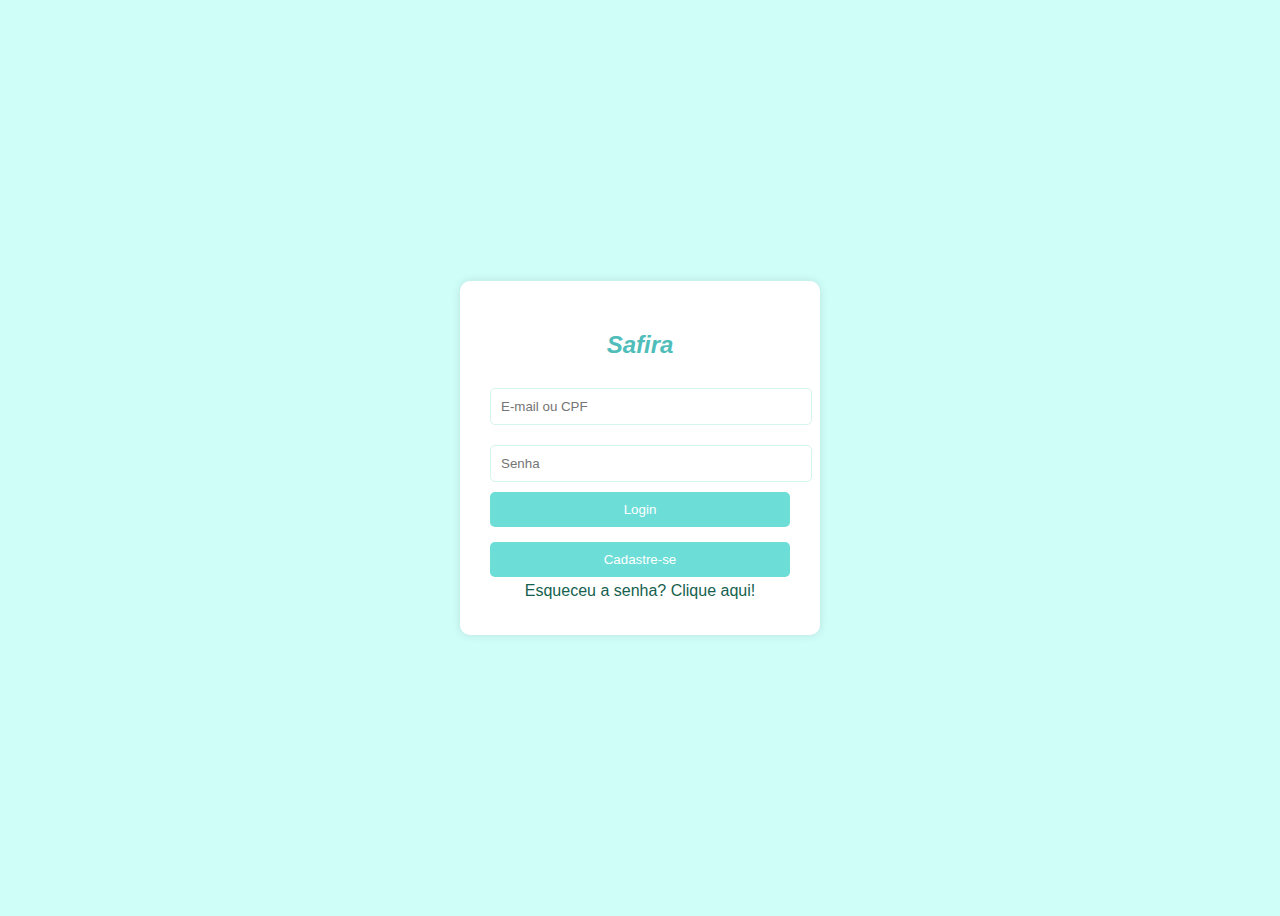
<file: index.html>
<!DOCTYPE html>
<html lang="pt-br">
  <head>
    <meta charset="UTF-8" />
    <title>Login - ElasSeguras</title>
    <style>
      body {
        font-family: Arial, sans-serif;
        background-color: #cffdf7;
        display: flex;
        justify-content: center;
        align-items: center;
        height: 100vh;
      }
      .login-container {
        background-color: #fff;
        padding: 30px;
        border-radius: 10px;
        box-shadow: 0 0 10px rgba(0, 0, 0, 0.1);
        width: 300px;
      }
      h2 {
        text-align: center;
        color: #4fbdb9;
        font-style: oblique;
      }
      input[type="text"],
      input[type="password"] {
        width: 100%;
        padding: 10px;
        margin: 10px 0;
        border: 1px solid #d4f5ee;
        border-radius: 5px;
      }
      button {
        width: 100%;
        padding: 10px;
        background-color: #6dddd7;
        color: rgb(255, 255, 255);
        border: none;
        border-radius: 5px;
        cursor: pointer;
      }
      button:hover {
        background-color: #41cc9e;
      }
      .links {
        margin-top: 15px;
        text-align: center;
      }
      .links a {
        color: #15614e;
        text-decoration: none;
        display: block;
        margin: 5px 0;
      }
      .links a:hover {
        text-decoration: underline;
      }
    </style>
  </head>
  <body>
    <div class="login-container">
      <h2>Safira</h2>
      <form>
        <input type="text" placeholder="E-mail ou CPF" required />
        <input type="password" placeholder="Senha" required />
        <button type="submit">Login</button>
      </form>
      <div class="links">
        <a href="cadastro.html">
          <button type="submit">Cadastre-se</button>
        </a>
        <a href="#">Esqueceu a senha? Clique aqui!</a>
      </div>
    </div>
  </body>
</html>
</file>
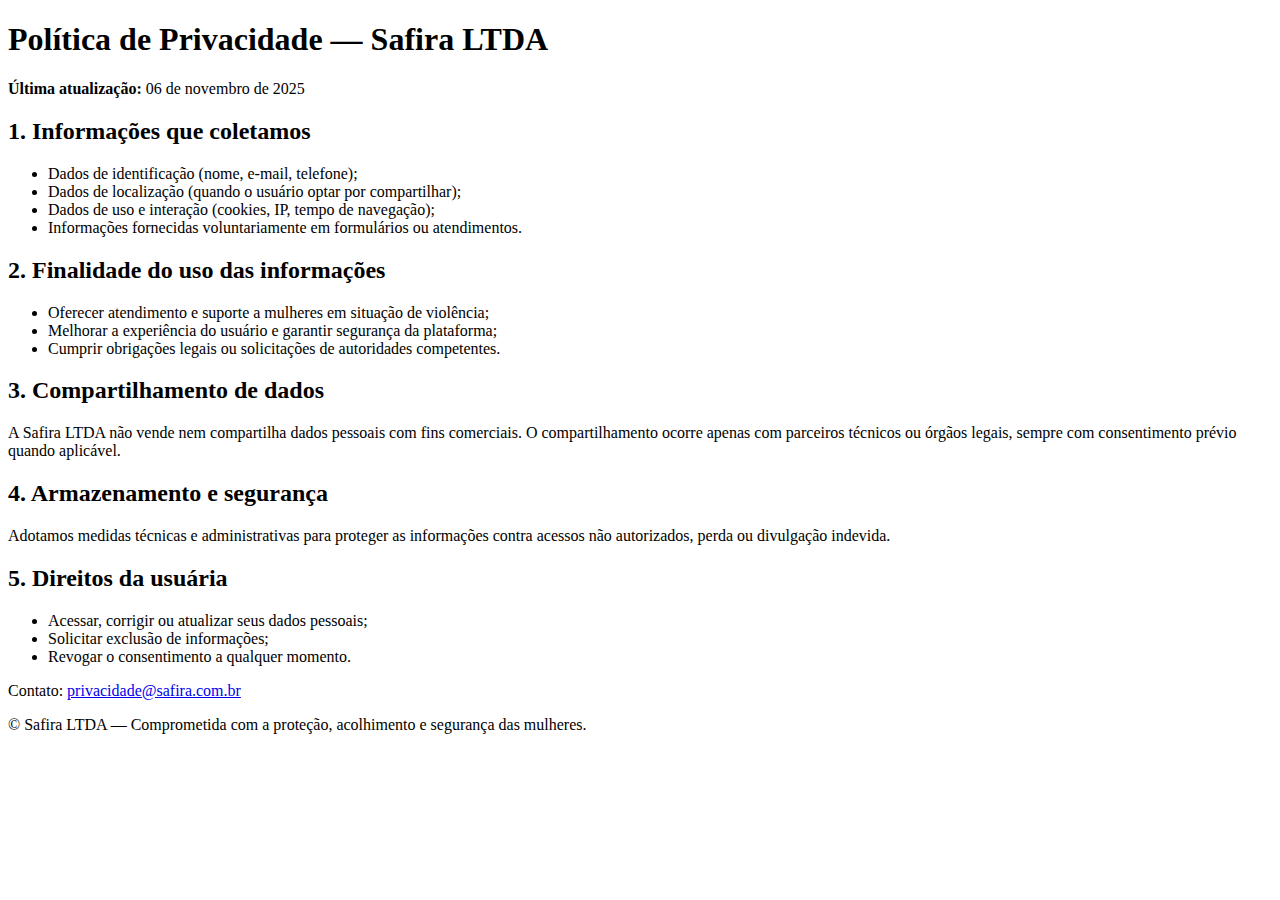
<file: politica_de_privacidade.html>
<!doctype html>
<html lang="pt-BR">
<head>
<meta charset="utf-8" />
<meta name="viewport" content="width=device-width,initial-scale=1" />
<title>Safira LTDA — Política de Privacidade</title>
    <link
    href="https://fonts.googleapis.com/css2?family=Inter:wght@300;400;600;700&display=swap"
    rel="stylesheet"
  />

</head>
<body>
<main class="container">
<h1>Política de Privacidade — Safira LTDA</h1>
<p><strong>Última atualização:</strong> 06 de novembro de 2025</p>


<h2>1. Informações que coletamos</h2>
<ul>
<li>Dados de identificação (nome, e-mail, telefone);</li>
<li>Dados de localização (quando o usuário optar por compartilhar);</li>
<li>Dados de uso e interação (cookies, IP, tempo de navegação);</li>
<li>Informações fornecidas voluntariamente em formulários ou atendimentos.</li>
</ul>


<h2>2. Finalidade do uso das informações</h2>
<ul>
<li>Oferecer atendimento e suporte a mulheres em situação de violência;</li>
<li>Melhorar a experiência do usuário e garantir segurança da plataforma;</li>
<li>Cumprir obrigações legais ou solicitações de autoridades competentes.</li>
</ul>


<h2>3. Compartilhamento de dados</h2>
<p>A Safira LTDA não vende nem compartilha dados pessoais com fins comerciais. O compartilhamento ocorre apenas com parceiros técnicos ou órgãos legais, sempre com consentimento prévio quando aplicável.</p>


<h2>4. Armazenamento e segurança</h2>
<p>Adotamos medidas técnicas e administrativas para proteger as informações contra acessos não autorizados, perda ou divulgação indevida.</p>


<h2>5. Direitos da usuária</h2>
<ul>
<li>Acessar, corrigir ou atualizar seus dados pessoais;</li>
<li>Solicitar exclusão de informações;</li>
<li>Revogar o consentimento a qualquer momento.</li>
</ul>
<p>Contato: <a href="mailto:privacidade@safira.com.br">privacidade@safira.com.br</a></p>


<footer>© Safira LTDA — Comprometida com a proteção, acolhimento e segurança das mulheres.</footer>
</main>
</body>
</html>
</file>
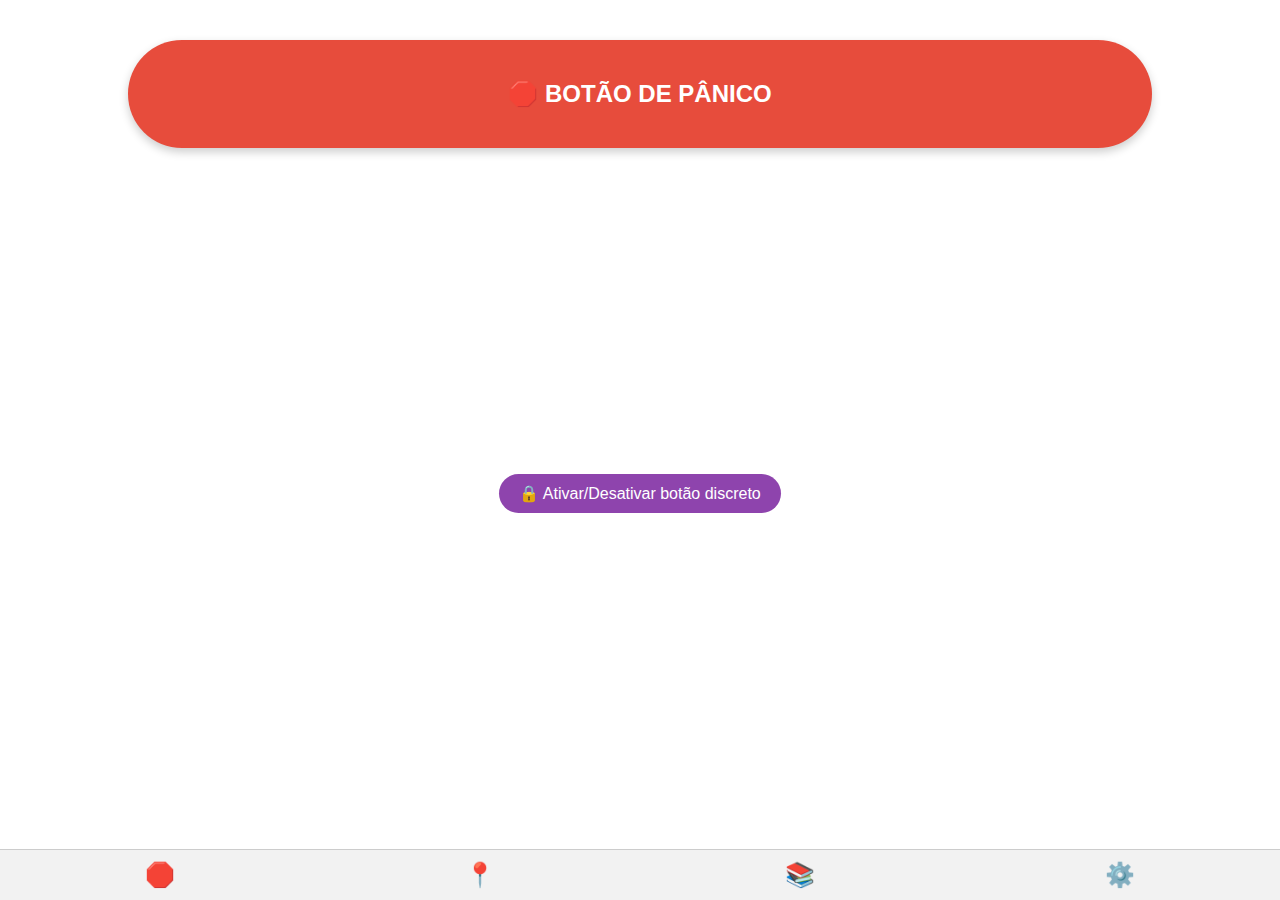
<file: telainicial.html>
<!DOCTYPE html>
<html lang="pt-br">
  <head>
    <meta charset="UTF-8" />
    <title>ElasSeguras - Tela Inicial</title>
    <style>
      body {
        margin: 0;
        font-family: Arial, sans-serif;
        background-color: #fff;
        display: flex;
        flex-direction: column;
        height: 100vh;
        justify-content: space-between;
      }

      .panic-button {
        background-color: #e74c3c;
        color: white;
        border: none;
        border-radius: 100px;
        padding: 40px;
        font-size: 24px;
        font-weight: bold;
        margin: 40px auto 20px auto;
        width: 80%;
        text-align: center;
        box-shadow: 0 4px 10px rgba(0, 0, 0, 0.2);
        cursor: pointer;
      }

      .discreet-toggle {
        text-align: center;
        margin-bottom: 30px;
      }

      .discreet-toggle button {
        background-color: #8e44ad;
        color: white;
        border: none;
        padding: 10px 20px;
        border-radius: 20px;
        font-size: 16px;
        cursor: pointer;
      }

      .bottom-bar {
        display: flex;
        justify-content: space-around;
        background-color: #f2f2f2;
        padding: 10px 0;
        border-top: 1px solid #ccc;
      }

      .bottom-bar button {
        background: none;
        border: none;
        font-size: 24px;
        cursor: pointer;
      }

      .bottom-bar button:hover {
        color: #8e44ad;
      }
    </style>
  </head>
  <body>
    <button class="panic-button">🛑 BOTÃO DE PÂNICO</button>

    <div class="discreet-toggle">
      <button>🔒 Ativar/Desativar botão discreto</button>
    </div>

    <div class="bottom-bar">
      <button title="Emergência">🛑</button>
      <button title="Localização">📍</button>
      <button title="Informações">📚</button>
      <button title="Configurações">⚙️</button>
    </div>
  </body>
</html>
</file>
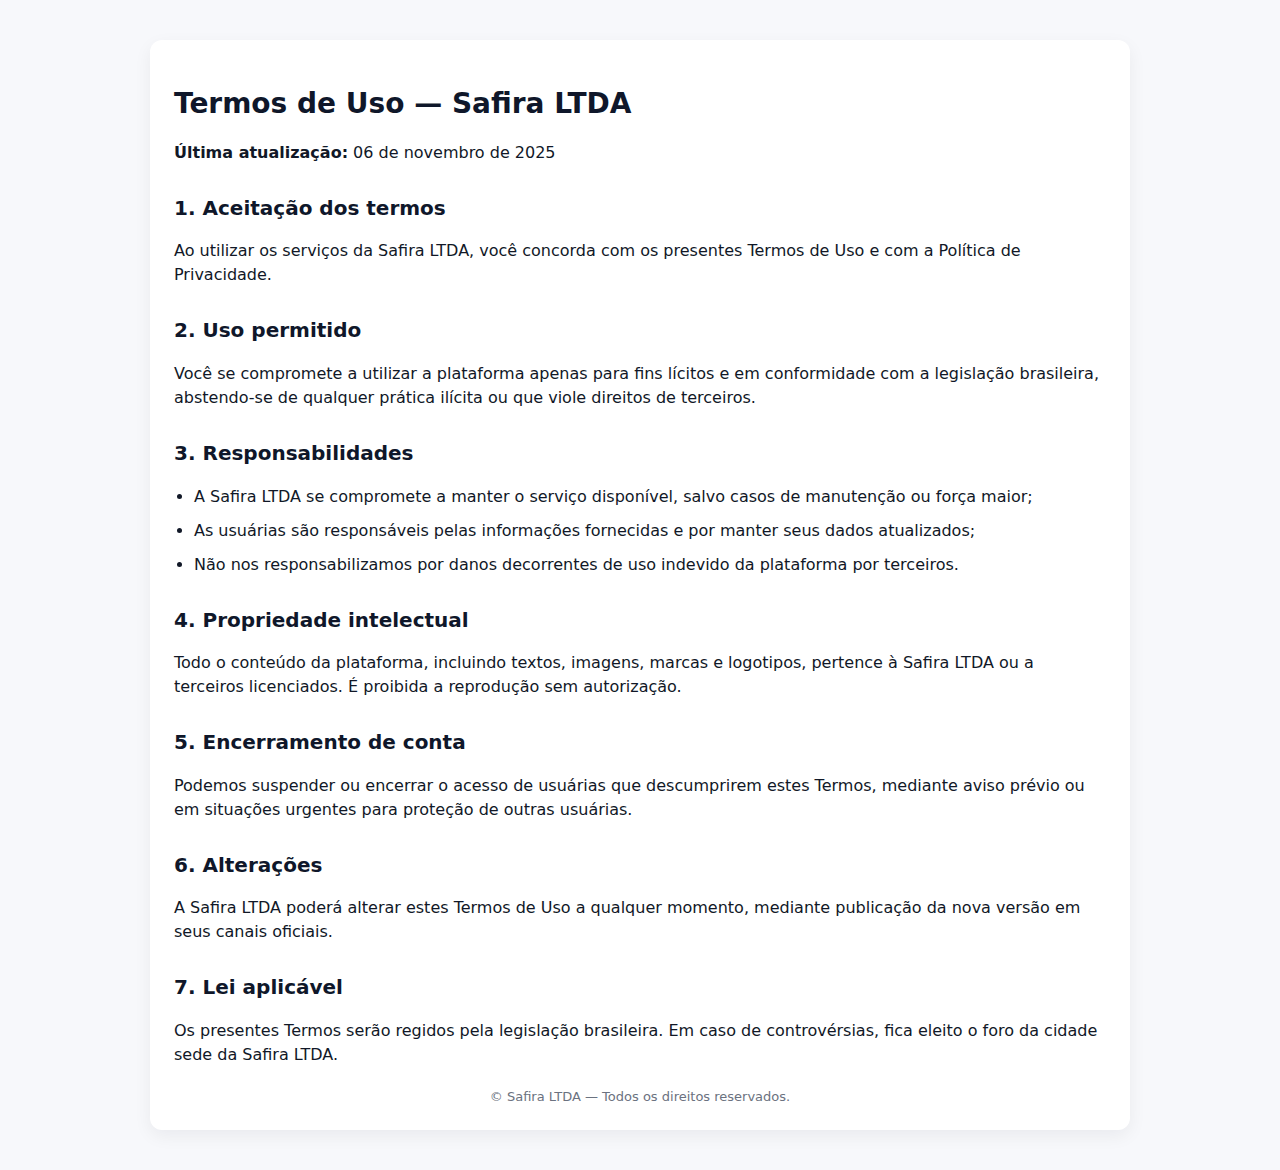
<file: Termos_de_Uso.html>
<!doctype html>
<html lang="pt-BR">
<head>
<meta charset="utf-8" />
<meta name="viewport" content="width=device-width,initial-scale=1" />
<title>Safira LTDA — Termos de Uso</title>
<style>
:root{--bg:#f7f8fb;--card:#ffffff;--muted:#6b7280;--accent:#6c4cf0}
*{box-sizing:border-box}
body{margin:0;font-family:Inter,system-ui,Roboto;color:#111827;background:var(--bg);line-height:1.5}
.container{max-width:980px;margin:40px auto;padding:24px;background:var(--card);border-radius:12px;box-shadow:0 6px 18px rgba(15,23,42,0.06)}
h1,h2{color:#0f172a}
h1{font-size:28px;margin-bottom:12px}
h2{margin-top:28px;font-size:20px}
ul{padding-left:20px}
p,li{margin-bottom:10px}
footer{margin-top:20px;color:var(--muted);font-size:13px;text-align:center}
</style>
</head>
<body>
<main class="container">
<h1>Termos de Uso — Safira LTDA</h1>
<p><strong>Última atualização:</strong> 06 de novembro de 2025</p>


<h2>1. Aceitação dos termos</h2>
<p>Ao utilizar os serviços da Safira LTDA, você concorda com os presentes Termos de Uso e com a Política de Privacidade.</p>


<h2>2. Uso permitido</h2>
<p>Você se compromete a utilizar a plataforma apenas para fins lícitos e em conformidade com a legislação brasileira, abstendo-se de qualquer prática ilícita ou que viole direitos de terceiros.</p>


<h2>3. Responsabilidades</h2>
<ul>
<li>A Safira LTDA se compromete a manter o serviço disponível, salvo casos de manutenção ou força maior;</li>
<li>As usuárias são responsáveis pelas informações fornecidas e por manter seus dados atualizados;</li>
<li>Não nos responsabilizamos por danos decorrentes de uso indevido da plataforma por terceiros.</li>
</ul>


<h2>4. Propriedade intelectual</h2>
<p>Todo o conteúdo da plataforma, incluindo textos, imagens, marcas e logotipos, pertence à Safira LTDA ou a terceiros licenciados. É proibida a reprodução sem autorização.</p>


<h2>5. Encerramento de conta</h2>
<p>Podemos suspender ou encerrar o acesso de usuárias que descumprirem estes Termos, mediante aviso prévio ou em situações urgentes para proteção de outras usuárias.</p>


<h2>6. Alterações</h2>
<p>A Safira LTDA poderá alterar estes Termos de Uso a qualquer momento, mediante publicação da nova versão em seus canais oficiais.</p>


<h2>7. Lei aplicável</h2>
<p>Os presentes Termos serão regidos pela legislação brasileira. Em caso de controvérsias, fica eleito o foro da cidade sede da Safira LTDA.</p>


<footer>© Safira LTDA — Todos os direitos reservados.</footer>
</main>
</body>
</html>
</file>
